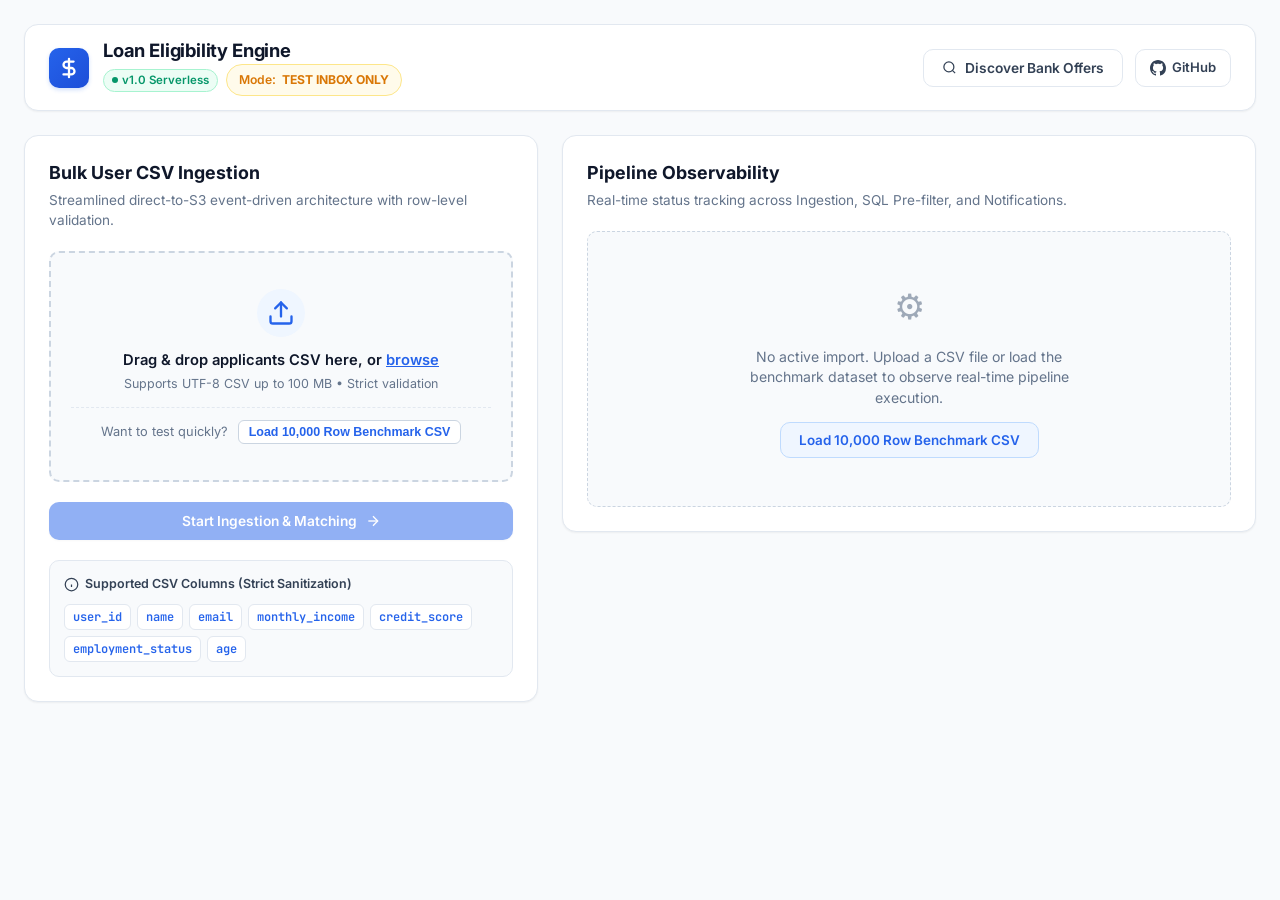
<file: index.html>
<!DOCTYPE html>
<html lang="en">
<head>
    <meta charset="UTF-8">
    <meta name="viewport" content="width=device-width, initial-scale=1.0">
    <title>Loan Eligibility Engine | Automated Ingestion & Matching</title>
    <meta name="description" content="High-performance, event-driven personal loan eligibility engine with automated discovery and PostgreSQL pre-filtering.">
    <link rel="preconnect" href="https://fonts.googleapis.com">
    <link rel="preconnect" href="https://fonts.gstatic.com" crossorigin>
    <link href="https://fonts.googleapis.com/css2?family=Inter:wght@400;500;600;700;800&family=JetBrains+Mono:wght@400;500;600&display=swap" rel="stylesheet">
    <link rel="stylesheet" href="styles.css">
</head>
<body>
    <div class="app-layout">
        <!-- Top Navigation Bar -->
        <header class="navbar">
            <div class="brand">
                <div class="logo-icon">
                    <svg width="22" height="22" viewBox="0 0 24 24" fill="none" stroke="currentColor" stroke-width="2.5" stroke-linecap="round" stroke-linejoin="round">
                        <path d="M12 2v20M17 5H9.5a3.5 3.5 0 0 0 0 7h5a3.5 3.5 0 0 1 0 7H6"/>
                    </svg>
                </div>
                <div class="brand-text">
                    <h1>Loan Eligibility Engine</h1>
                    <div class="brand-meta">
                        <span class="badge live-badge">v1.0 Serverless</span>
                        <span class="delivery-pill">Mode: <strong>TEST INBOX ONLY</strong></span>
                    </div>
                </div>
            </div>
            <div class="nav-controls">
                <button id="btnDiscoverProducts" class="btn btn-secondary" title="View discovered bank loan offers">
                    <svg width="15" height="15" viewBox="0 0 24 24" fill="none" stroke="currentColor" stroke-width="2">
                        <circle cx="11" cy="11" r="8"></circle>
                        <line x1="21" y1="21" x2="16.65" y2="16.65"></line>
                    </svg>
                    Discover Bank Offers
                </button>
                <a href="https://github.com/Mrinal98-py/loan-eligibility-engine" target="_blank" rel="noopener noreferrer" class="nav-link-btn" title="View source repository on GitHub">
                    <svg width="16" height="16" viewBox="0 0 24 24" fill="currentColor">
                        <path d="M12 0C5.37 0 0 5.37 0 12c0 5.31 3.435 9.795 8.205 11.385.6.105.825-.255.825-.57 0-.285-.015-1.23-.015-2.235-3.015.555-3.795-.735-4.035-1.41-.135-.345-.72-1.41-1.23-1.695-.42-.225-1.02-.78-.015-.795.945-.015 1.62.87 1.845 1.23 1.08 1.815 2.805 1.305 3.495.99.105-.78.42-1.305.765-1.605-2.67-.3-5.46-1.335-5.46-5.925 0-1.305.465-2.385 1.23-3.225-.12-.3-.54-1.53.12-3.18 0 0 1.005-.315 3.3 1.23.96-.27 1.98-.405 3-.405s2.04.135 3 .405c2.295-1.56 3.3-1.23 3.3-1.23.66 1.65.24 2.88.12 3.18.765.84 1.23 1.905 1.23 3.225 0 4.605-2.805 5.625-5.475 5.925.435.375.81 1.095.81 2.22 0 1.605-.015 2.895-.015 3.3 0 .315.225.69.825.57A12.02 12.02 0 0024 12c0-6.63-5.37-12-12-12z"/>
                    </svg>
                    GitHub
                </a>
            </div>
        </header>

        <!-- Main Content Grid -->
        <main class="content-container">
            <!-- Left Column: Bulk Upload & Schema Info -->
            <section class="card upload-card">
                <div class="card-header">
                    <h2>Bulk User CSV Ingestion</h2>
                    <p class="subtitle">Streamlined direct-to-S3 event-driven architecture with row-level validation.</p>
                </div>

                <!-- Dropzone / File Picker -->
                <div id="dropZone" class="dropzone">
                    <input type="file" id="csvFileInput" accept=".csv" class="file-input-hidden">
                    <div class="dropzone-content">
                        <div class="upload-icon-wrapper">
                            <svg width="28" height="28" viewBox="0 0 24 24" fill="none" stroke="currentColor" stroke-width="2" stroke-linecap="round" stroke-linejoin="round">
                                <path d="M21 15v4a2 2 0 0 1-2 2H5a2 2 0 0 1-2-2v-4"/>
                                <polyline points="17 8 12 3 7 8"/>
                                <line x1="12" y1="3" x2="12" y2="15"/>
                            </svg>
                        </div>
                        <p class="drop-text">Drag & drop applicants CSV here, or <span class="browse-link">browse</span></p>
                        <p class="file-limits">Supports UTF-8 CSV up to 100 MB &bull; Strict validation</p>
                        <div class="quick-load-hint">
                            Want to test quickly?
                            <button type="button" id="btnQuickSample" class="btn-inline-sample">Load 10,000 Row Benchmark CSV</button>
                        </div>
                    </div>
                </div>

                <!-- Selected File Display -->
                <div id="selectedFileContainer" class="selected-file-box hidden">
                    <div class="file-details">
                        <span class="file-icon">&#128196;</span>
                        <div class="file-meta">
                            <span id="selectedFileName" class="file-name">filename.csv</span>
                            <span id="selectedFileSize" class="file-size">0 KB</span>
                        </div>
                    </div>
                    <button id="btnRemoveFile" class="btn-icon" title="Remove file">&times;</button>
                </div>

                <!-- Upload Action & Progress -->
                <div class="upload-actions">
                    <button id="btnUpload" class="btn btn-primary" disabled>
                        <span>Start Ingestion & Matching</span>
                        <svg width="16" height="16" viewBox="0 0 24 24" fill="none" stroke="currentColor" stroke-width="2">
                            <line x1="5" y1="12" x2="19" y2="12"></line>
                            <polyline points="12 5 19 12 12 19"></polyline>
                        </svg>
                    </button>
                </div>

                <!-- Progress Bar -->
                <div id="progressWrapper" class="progress-wrapper hidden">
                    <div class="progress-bar-bg">
                        <div id="progressBar" class="progress-bar-fill" style="width: 0%;"></div>
                    </div>
                    <span id="progressLabel" class="progress-label">Uploading to S3 (0%)...</span>
                </div>

                <!-- Supported Columns Reference -->
                <div class="schema-info-box">
                    <div class="schema-title">
                        <svg width="15" height="15" viewBox="0 0 24 24" fill="none" stroke="currentColor" stroke-width="2"><circle cx="12" cy="12" r="10"></circle><line x1="12" y1="16" x2="12" y2="12"></line><line x1="12" y1="8" x2="12.01" y2="8"></line></svg>
                        <span>Supported CSV Columns (Strict Sanitization)</span>
                    </div>
                    <div class="schema-tags">
                        <code>user_id</code>
                        <code>name</code>
                        <code>email</code>
                        <code>monthly_income</code>
                        <code>credit_score</code>
                        <code>employment_status</code>
                        <code>age</code>
                    </div>
                </div>
            </section>

            <!-- Right Column: Status & Realtime Pipeline Funnel -->
            <section class="card status-card">
                <div class="card-header">
                    <h2>Pipeline Observability</h2>
                    <p class="subtitle">Real-time status tracking across Ingestion, SQL Pre-filter, and Notifications.</p>
                </div>

                <!-- Empty State -->
                <div id="emptyStatusState" class="empty-state">
                    <div class="empty-icon">&#9881;</div>
                    <p>No active import. Upload a CSV file or load the benchmark dataset to observe real-time pipeline execution.</p>
                    <button id="btnLoadSample" class="btn btn-outline">Load 10,000 Row Benchmark CSV</button>
                </div>

                <!-- Active Import View -->
                <div id="activeImportView" class="active-import-view hidden">
                    <!-- Import Header -->
                    <div class="import-id-bar">
                        <div>
                            <span class="label">IMPORT ID</span>
                            <span id="displayImportId" class="mono-id">--</span>
                        </div>
                        <div id="statusBadge" class="status-pill status-created">CREATED</div>
                    </div>

                    <!-- Metrics Stats Grid -->
                    <div class="stats-grid">
                        <div class="stat-box">
                            <span class="stat-number" id="statTotalRows">0</span>
                            <span class="stat-label">Total Rows</span>
                        </div>
                        <div class="stat-box success">
                            <span class="stat-number" id="statAcceptedRows">0</span>
                            <span class="stat-label">Accepted</span>
                        </div>
                        <div class="stat-box danger">
                            <span class="stat-number" id="statRejectedRows">0</span>
                            <span class="stat-label">Rejected</span>
                        </div>
                        <div class="stat-box highlight">
                            <span class="stat-number" id="statMatchesFound">0</span>
                            <span class="stat-label">Matches</span>
                        </div>
                    </div>

                    <!-- Pipeline Stages Progression -->
                    <div class="pipeline-flow">
                        <div class="stage-step" id="stageUpload">
                            <div class="step-circle">&#10003;</div>
                            <span class="step-label">1. S3 Upload</span>
                        </div>
                        <div class="flow-line"></div>
                        <div class="stage-step" id="stageIngest">
                            <div class="step-circle">2</div>
                            <span class="step-label">2. Ingest</span>
                        </div>
                        <div class="flow-line"></div>
                        <div class="stage-step" id="stageMatching">
                            <div class="step-circle">3</div>
                            <span class="step-label">3. SQL Filter</span>
                        </div>
                        <div class="flow-line"></div>
                        <div class="stage-step" id="stageNotify">
                            <div class="step-circle">4</div>
                            <span class="step-label">4. Test SES</span>
                        </div>
                    </div>

                    <!-- Optimization Funnel Stats Box -->
                    <div id="funnelMetricsBox" class="funnel-box hidden">
                        <div class="funnel-header">
                            <h4>Optimization Treasure Hunt Funnel</h4>
                            <span class="funnel-badge" id="funnelReductionPct">0% Candidate Reduction</span>
                        </div>
                        <div class="funnel-stats-row">
                            <div>Theoretical Pairs: <strong id="funnelTheoretical">0</strong></div>
                            <div>PostgreSQL Pre-filtered: <strong id="funnelFiltered">0</strong></div>
                            <div>LLM Calls Avoided: <strong id="funnelAvoided">0</strong></div>
                        </div>
                    </div>

                    <!-- Confirmed Matches Table -->
                    <div class="matches-table-wrapper">
                        <div class="matches-table-header">
                            <h4>Confirmed Indicative Matches</h4>
                            <input type="text" id="tableFilterInput" class="table-filter-input" placeholder="Filter by product/bank...">
                        </div>
                        <div class="table-scroll">
                            <table class="data-table" id="matchesTable">
                                <thead>
                                    <tr>
                                        <th>Product Name</th>
                                        <th>Bank / Source</th>
                                        <th>Rate Range</th>
                                        <th>Criteria Met</th>
                                    </tr>
                                </thead>
                                <tbody id="matchesTableBody">
                                    <tr>
                                        <td colspan="4" class="empty-table-row">No matches recorded yet.</td>
                                    </tr>
                                </tbody>
                            </table>
                        </div>
                    </div>
                </div>
            </section>
        </main>

        <!-- Discovered Loan Products Modal -->
        <div id="productsModal" class="modal-backdrop hidden">
            <div class="modal-card">
                <div class="modal-header">
                    <h3>Discovered Bank Loan Products (Workflow A)</h3>
                    <button id="btnCloseModal" class="btn-icon" title="Close modal">&times;</button>
                </div>
                <div class="modal-body">
                    <p class="subtitle">Personal loan products extracted with verbatim provenance from public banking portals:</p>
                    <div class="products-grid" id="productsModalGrid">
                        <!-- Populated by JavaScript -->
                    </div>
                </div>
            </div>
        </div>

        <!-- Notification Toast Container -->
        <div id="toastContainer" class="toast-container"></div>
    </div>

    <script src="app.js"></script>
</body>
</html>
</file>
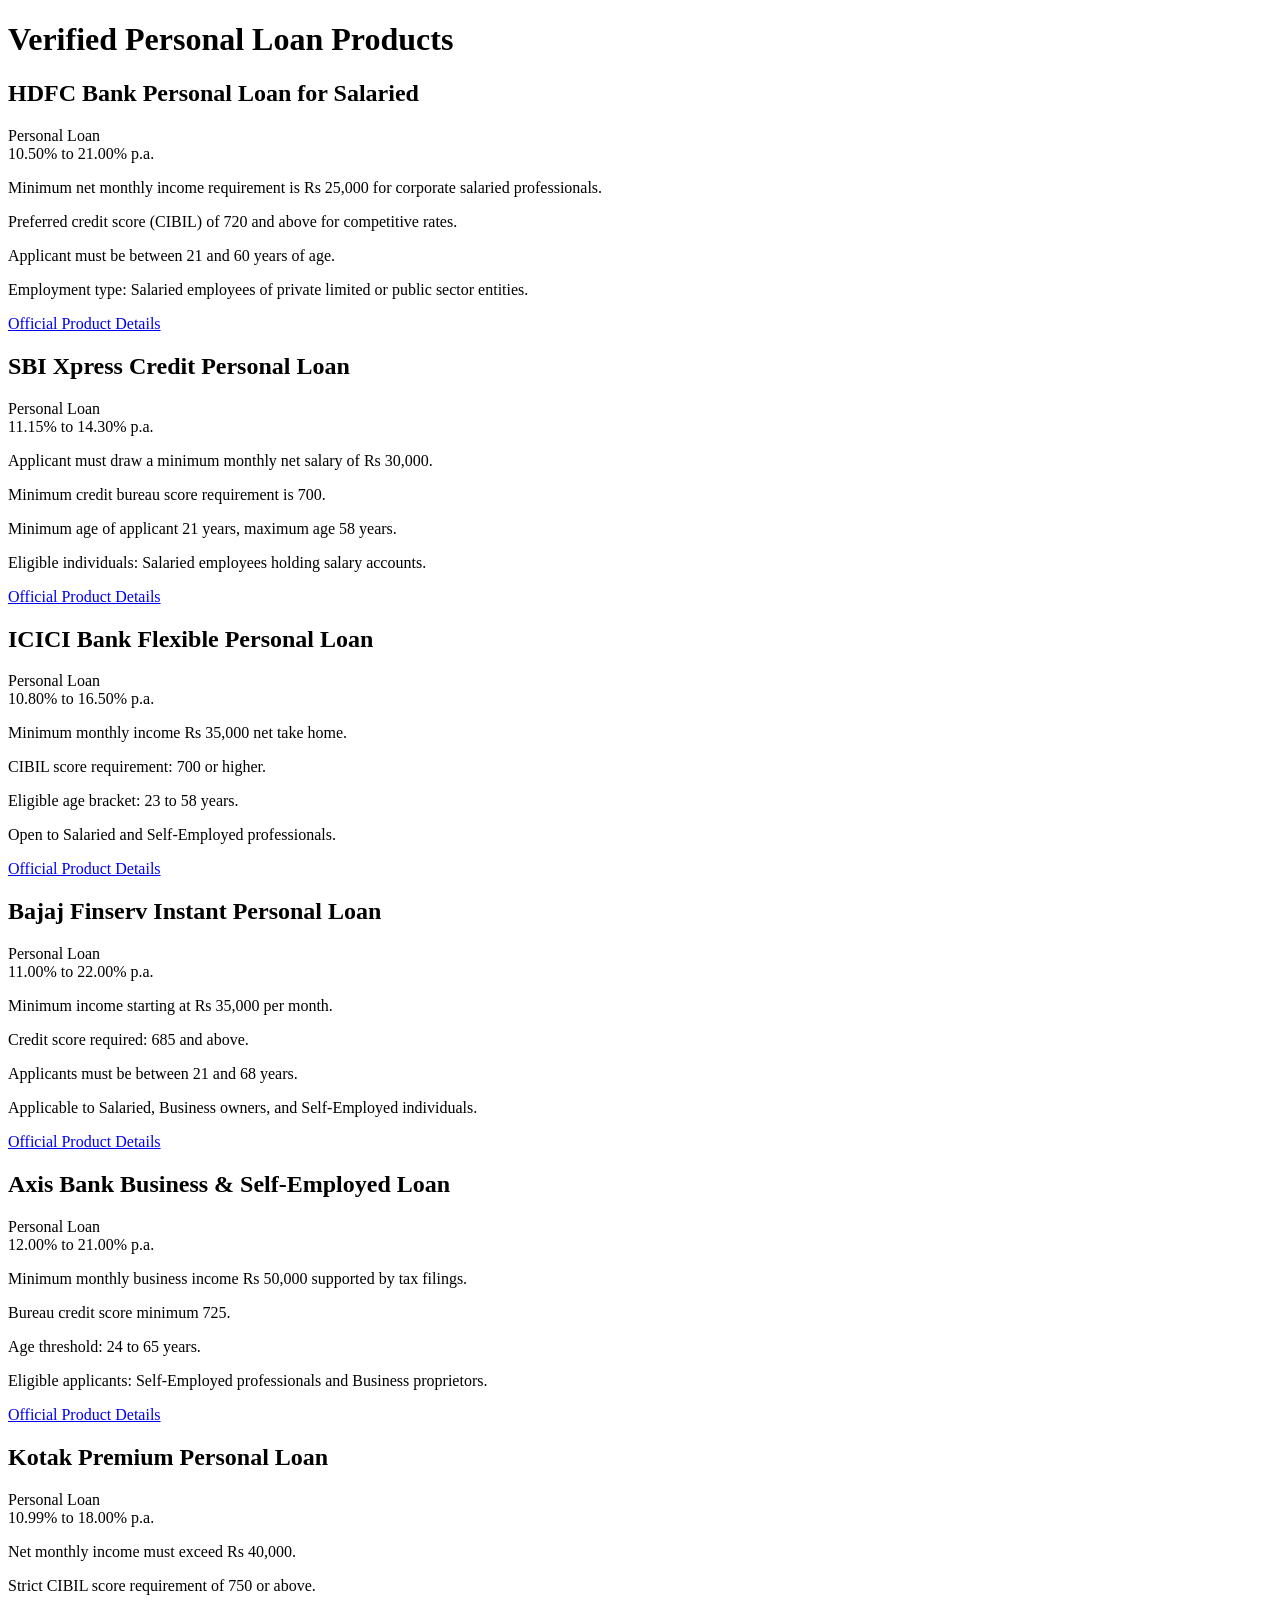
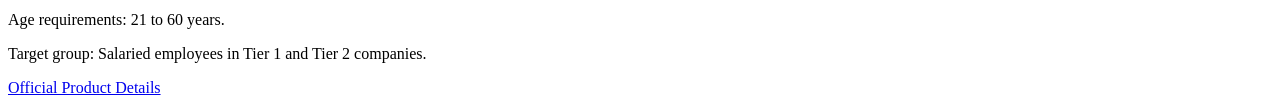
<file: n8n/fixtures/mock_bank_offers.html>
<!DOCTYPE html>
<html lang="en">
<head>
    <meta charset="UTF-8">
    <title>Public Banking Offers - Personal Loans Portal</title>
</head>
<body>
    <header>
        <h1>Verified Personal Loan Products</h1>
    </header>

    <!-- Product 1: HDFC Bank Personal Loan -->
    <article class="loan-card" data-bank="HDFC Bank">
        <h2 class="product-title">HDFC Bank Personal Loan for Salaried</h2>
        <span class="loan-type">Personal Loan</span>
        <div class="rates">
            <span class="min-rate">10.50%</span> to <span class="max-rate">21.00%</span> p.a.
        </div>
        <div class="eligibility-criteria">
            <p class="income-req">Minimum net monthly income requirement is Rs 25,000 for corporate salaried professionals.</p>
            <p class="credit-req">Preferred credit score (CIBIL) of 720 and above for competitive rates.</p>
            <p class="age-req">Applicant must be between 21 and 60 years of age.</p>
            <p class="employment-req">Employment type: Salaried employees of private limited or public sector entities.</p>
        </div>
        <a class="apply-url" href="https://www.hdfcbank.com/personal/borrow/popular-loans/personal-loan">Official Product Details</a>
    </article>

    <!-- Product 2: SBI Xpress Credit -->
    <article class="loan-card" data-bank="State Bank of India">
        <h2 class="product-title">SBI Xpress Credit Personal Loan</h2>
        <span class="loan-type">Personal Loan</span>
        <div class="rates">
            <span class="min-rate">11.15%</span> to <span class="max-rate">14.30%</span> p.a.
        </div>
        <div class="eligibility-criteria">
            <p class="income-req">Applicant must draw a minimum monthly net salary of Rs 30,000.</p>
            <p class="credit-req">Minimum credit bureau score requirement is 700.</p>
            <p class="age-req">Minimum age of applicant 21 years, maximum age 58 years.</p>
            <p class="employment-req">Eligible individuals: Salaried employees holding salary accounts.</p>
        </div>
        <a class="apply-url" href="https://sbi.co.in/web/personal-banking/loans/personal-loans/xpress-credit">Official Product Details</a>
    </article>

    <!-- Product 3: ICICI Bank Flexible Personal Loan -->
    <article class="loan-card" data-bank="ICICI Bank">
        <h2 class="product-title">ICICI Bank Flexible Personal Loan</h2>
        <span class="loan-type">Personal Loan</span>
        <div class="rates">
            <span class="min-rate">10.80%</span> to <span class="max-rate">16.50%</span> p.a.
        </div>
        <div class="eligibility-criteria">
            <p class="income-req">Minimum monthly income Rs 35,000 net take home.</p>
            <p class="credit-req">CIBIL score requirement: 700 or higher.</p>
            <p class="age-req">Eligible age bracket: 23 to 58 years.</p>
            <p class="employment-req">Open to Salaried and Self-Employed professionals.</p>
        </div>
        <a class="apply-url" href="https://www.icicibank.com/personal-banking/loans/personal-loan">Official Product Details</a>
    </article>

    <!-- Product 4: Bajaj Finserv Instant Personal Loan -->
    <article class="loan-card" data-bank="Bajaj Finserv">
        <h2 class="product-title">Bajaj Finserv Instant Personal Loan</h2>
        <span class="loan-type">Personal Loan</span>
        <div class="rates">
            <span class="min-rate">11.00%</span> to <span class="max-rate">22.00%</span> p.a.
        </div>
        <div class="eligibility-criteria">
            <p class="income-req">Minimum income starting at Rs 35,000 per month.</p>
            <p class="credit-req">Credit score required: 685 and above.</p>
            <p class="age-req">Applicants must be between 21 and 68 years.</p>
            <p class="employment-req">Applicable to Salaried, Business owners, and Self-Employed individuals.</p>
        </div>
        <a class="apply-url" href="https://www.bajajfinserv.in/personal-loan">Official Product Details</a>
    </article>

    <!-- Product 5: Axis Bank Business & Self-Employed Loan -->
    <article class="loan-card" data-bank="Axis Bank">
        <h2 class="product-title">Axis Bank Business & Self-Employed Loan</h2>
        <span class="loan-type">Personal Loan</span>
        <div class="rates">
            <span class="min-rate">12.00%</span> to <span class="max-rate">21.00%</span> p.a.
        </div>
        <div class="eligibility-criteria">
            <p class="income-req">Minimum monthly business income Rs 50,000 supported by tax filings.</p>
            <p class="credit-req">Bureau credit score minimum 725.</p>
            <p class="age-req">Age threshold: 24 to 65 years.</p>
            <p class="employment-req">Eligible applicants: Self-Employed professionals and Business proprietors.</p>
        </div>
        <a class="apply-url" href="https://www.axisbank.com/retail/loans/personal-loan">Official Product Details</a>
    </article>

    <!-- Product 6: Kotak Premium Personal Loan -->
    <article class="loan-card" data-bank="Kotak Mahindra Bank">
        <h2 class="product-title">Kotak Premium Personal Loan</h2>
        <span class="loan-type">Personal Loan</span>
        <div class="rates">
            <span class="min-rate">10.99%</span> to <span class="max-rate">18.00%</span> p.a.
        </div>
        <div class="eligibility-criteria">
            <p class="income-req">Net monthly income must exceed Rs 40,000.</p>
            <p class="credit-req">Strict CIBIL score requirement of 750 or above.</p>
            <p class="age-req">Age requirements: 21 to 60 years.</p>
            <p class="employment-req">Target group: Salaried employees in Tier 1 and Tier 2 companies.</p>
        </div>
        <a class="apply-url" href="https://www.kotak.com/en/personal-banking/loans/personal-loan.html">Official Product Details</a>
    </article>
</body>
</html>
</file>
<file: styles.css>
:root {
    --bg-page: #f8fafc;
    --bg-card: #ffffff;
    --bg-muted: #f1f5f9;
    --bg-subtle: #f8fafc;
    --border-subtle: #e2e8f0;
    --border-strong: #cbd5e1;
    --border-focus: #3b82f6;

    --text-primary: #0f172a;
    --text-secondary: #334155;
    --text-muted: #64748b;
    --text-light: #94a3b8;

    --primary: #2563eb;
    --primary-hover: #1d4ed8;
    --primary-light: #eff6ff;
    --primary-border: #bfdbfe;

    --success: #059669;
    --success-hover: #047857;
    --success-light: #ecfdf5;
    --success-border: #a7f3d0;

    --warning: #d97706;
    --warning-light: #fffbeb;
    --warning-border: #fde68a;

    --danger: #dc2626;
    --danger-light: #fef2f2;
    --danger-border: #fecaca;

    --font-sans: 'Inter', -apple-system, BlinkMacSystemFont, 'Segoe UI', Roboto, Helvetica, Arial, sans-serif;
    --font-mono: 'JetBrains Mono', ui-monospace, SFMono-Regular, Menlo, Monaco, Consolas, monospace;

    --radius-sm: 6px;
    --radius-md: 10px;
    --radius-lg: 14px;
    --radius-full: 9999px;

    --shadow-xs: 0 1px 2px 0 rgba(0, 0, 0, 0.05);
    --shadow-sm: 0 1px 3px 0 rgba(0, 0, 0, 0.06), 0 1px 2px -1px rgba(0, 0, 0, 0.06);
    --shadow-md: 0 4px 6px -1px rgba(0, 0, 0, 0.07), 0 2px 4px -2px rgba(0, 0, 0, 0.05);
    --shadow-lg: 0 10px 15px -3px rgba(0, 0, 0, 0.08), 0 4px 6px -4px rgba(0, 0, 0, 0.04);
}

* {
    margin: 0;
    padding: 0;
    box-sizing: border-box;
}

body {
    background-color: var(--bg-page);
    color: var(--text-primary);
    font-family: var(--font-sans);
    min-height: 100vh;
    display: flex;
    flex-direction: column;
    -webkit-font-smoothing: antialiased;
    line-height: 1.5;
}

.app-layout {
    width: 100%;
    max-width: 1360px;
    margin: 0 auto;
    padding: 24px;
    display: flex;
    flex-direction: column;
    gap: 24px;
}

/* Navbar */
.navbar {
    display: flex;
    justify-content: space-between;
    align-items: center;
    padding: 14px 24px;
    background: var(--bg-card);
    border: 1px solid var(--border-subtle);
    border-radius: var(--radius-lg);
    box-shadow: var(--shadow-xs);
}

.brand {
    display: flex;
    align-items: center;
    gap: 14px;
}

.logo-icon {
    width: 40px;
    height: 40px;
    border-radius: var(--radius-md);
    background: linear-gradient(135deg, #2563eb, #1d4ed8);
    display: flex;
    align-items: center;
    justify-content: center;
    color: #ffffff;
    box-shadow: 0 2px 4px rgba(37, 99, 235, 0.2);
}

.brand-text h1 {
    font-size: 1.15rem;
    font-weight: 700;
    color: var(--text-primary);
    letter-spacing: -0.01em;
    line-height: 1.2;
}

.brand-meta {
    display: flex;
    align-items: center;
    gap: 8px;
    margin-top: 3px;
}

.badge {
    font-size: 0.72rem;
    font-weight: 600;
    padding: 2px 8px;
    border-radius: var(--radius-full);
    display: inline-flex;
    align-items: center;
    gap: 4px;
}

.live-badge {
    background: var(--success-light);
    color: var(--success);
    border: 1px solid var(--success-border);
}

.live-badge::before {
    content: "";
    width: 6px;
    height: 6px;
    border-radius: 50%;
    background: var(--success);
}

.nav-controls {
    display: flex;
    align-items: center;
    gap: 12px;
}

.delivery-pill {
    font-size: 0.76rem;
    background: var(--warning-light);
    color: var(--warning);
    padding: 6px 12px;
    border-radius: var(--radius-full);
    border: 1px solid var(--warning-border);
    font-weight: 600;
    display: flex;
    align-items: center;
    gap: 6px;
}

.nav-link-btn {
    display: inline-flex;
    align-items: center;
    gap: 6px;
    font-size: 0.82rem;
    font-weight: 600;
    color: var(--text-secondary);
    text-decoration: none;
    padding: 8px 14px;
    border-radius: var(--radius-md);
    border: 1px solid var(--border-subtle);
    background: var(--bg-card);
    transition: all 0.15s ease;
}

.nav-link-btn:hover {
    background: var(--bg-muted);
    border-color: var(--border-strong);
    color: var(--text-primary);
}

/* Content Container Grid */
.content-container {
    display: grid;
    grid-template-columns: 1fr 1.35fr;
    gap: 24px;
    align-items: start;
}

@media (max-width: 1024px) {
    .content-container {
        grid-template-columns: 1fr;
    }
}

/* Card */
.card {
    background: var(--bg-card);
    border: 1px solid var(--border-subtle);
    border-radius: var(--radius-lg);
    padding: 24px;
    box-shadow: var(--shadow-xs);
    display: flex;
    flex-direction: column;
    gap: 20px;
}

.card-header h2 {
    font-size: 1.12rem;
    font-weight: 700;
    color: var(--text-primary);
    margin-bottom: 4px;
}

.subtitle {
    font-size: 0.85rem;
    color: var(--text-muted);
    line-height: 1.45;
}

/* Dropzone */
.dropzone {
    border: 2px dashed var(--border-strong);
    border-radius: var(--radius-md);
    padding: 36px 20px;
    text-align: center;
    background: var(--bg-subtle);
    cursor: pointer;
    transition: all 0.2s ease;
}

.dropzone:hover, .dropzone.drag-active {
    border-color: var(--primary);
    background: var(--primary-light);
}

.file-input-hidden {
    display: none;
}

.upload-icon-wrapper {
    width: 48px;
    height: 48px;
    margin: 0 auto 12px;
    border-radius: 50%;
    background: var(--primary-light);
    color: var(--primary);
    display: flex;
    align-items: center;
    justify-content: center;
}

.drop-text {
    font-size: 0.92rem;
    font-weight: 600;
    color: var(--text-primary);
    margin-bottom: 4px;
}

.browse-link {
    color: var(--primary);
    text-decoration: underline;
}

.file-limits {
    font-size: 0.78rem;
    color: var(--text-muted);
    margin-top: 4px;
}

.quick-load-hint {
    margin-top: 14px;
    padding-top: 12px;
    border-top: 1px dashed var(--border-subtle);
    font-size: 0.8rem;
    color: var(--text-muted);
}

.btn-inline-sample {
    background: #ffffff;
    border: 1px solid var(--border-strong);
    color: var(--primary);
    font-size: 0.78rem;
    font-weight: 600;
    padding: 4px 10px;
    border-radius: var(--radius-sm);
    cursor: pointer;
    margin-left: 6px;
    transition: all 0.15s ease;
}

.btn-inline-sample:hover {
    background: var(--primary-light);
    border-color: var(--primary);
}

/* Selected File Box */
.selected-file-box {
    display: flex;
    align-items: center;
    justify-content: space-between;
    padding: 14px 18px;
    background: var(--bg-muted);
    border: 1px solid var(--border-subtle);
    border-radius: var(--radius-md);
}

.file-details {
    display: flex;
    align-items: center;
    gap: 12px;
}

.file-icon {
    font-size: 1.5rem;
}

.file-meta {
    display: flex;
    flex-direction: column;
}

.file-name {
    font-size: 0.88rem;
    font-weight: 600;
    color: var(--text-primary);
}

.file-size {
    font-size: 0.75rem;
    color: var(--text-muted);
}

.btn-icon {
    background: transparent;
    border: none;
    color: var(--text-muted);
    font-size: 1.25rem;
    cursor: pointer;
    padding: 4px;
    line-height: 1;
    border-radius: var(--radius-sm);
    transition: color 0.15s;
}

.btn-icon:hover {
    color: var(--danger);
    background: var(--danger-light);
}

/* Buttons */
.btn {
    display: inline-flex;
    align-items: center;
    justify-content: center;
    gap: 8px;
    font-family: var(--font-sans);
    font-size: 0.86rem;
    font-weight: 600;
    padding: 10px 18px;
    border-radius: var(--radius-md);
    border: 1px solid transparent;
    cursor: pointer;
    transition: all 0.15s ease;
}

.btn-primary {
    background: var(--primary);
    color: #ffffff;
    box-shadow: var(--shadow-xs);
    width: 100%;
}

.btn-primary:hover:not(:disabled) {
    background: var(--primary-hover);
    box-shadow: var(--shadow-sm);
}

.btn-primary:disabled {
    opacity: 0.5;
    cursor: not-allowed;
}

.btn-secondary {
    background: var(--bg-card);
    color: var(--text-secondary);
    border-color: var(--border-subtle);
}

.btn-secondary:hover {
    background: var(--bg-muted);
    border-color: var(--border-strong);
    color: var(--text-primary);
}

.btn-outline {
    background: var(--primary-light);
    border-color: var(--primary-border);
    color: var(--primary);
    padding: 9px 18px;
    font-size: 0.84rem;
}

.btn-outline:hover {
    background: #dbeafe;
}

/* Progress Bar */
.progress-wrapper {
    display: flex;
    flex-direction: column;
    gap: 6px;
}

.progress-bar-bg {
    width: 100%;
    height: 6px;
    background: var(--bg-muted);
    border-radius: var(--radius-full);
    overflow: hidden;
}

.progress-bar-fill {
    height: 100%;
    background: var(--primary);
    transition: width 0.3s ease;
}

.progress-label {
    font-size: 0.78rem;
    color: var(--text-muted);
    font-weight: 500;
}

/* Schema Tags */
.schema-info-box {
    background: var(--bg-subtle);
    border: 1px solid var(--border-subtle);
    border-radius: var(--radius-md);
    padding: 14px;
}

.schema-title {
    display: flex;
    align-items: center;
    gap: 6px;
    font-size: 0.78rem;
    font-weight: 600;
    color: var(--text-secondary);
    margin-bottom: 10px;
}

.schema-tags {
    display: flex;
    flex-wrap: wrap;
    gap: 6px;
}

.schema-tags code {
    font-family: var(--font-mono);
    font-size: 0.75rem;
    background: #ffffff;
    color: var(--primary);
    padding: 3px 8px;
    border-radius: var(--radius-sm);
    border: 1px solid var(--border-subtle);
    font-weight: 600;
}

/* Empty State */
.empty-state {
    display: flex;
    flex-direction: column;
    align-items: center;
    justify-content: center;
    padding: 48px 24px;
    text-align: center;
    gap: 14px;
    color: var(--text-muted);
    background: var(--bg-subtle);
    border: 1px dashed var(--border-strong);
    border-radius: var(--radius-md);
}

.empty-icon {
    font-size: 2.2rem;
    opacity: 0.6;
}

.empty-state p {
    font-size: 0.88rem;
    max-width: 380px;
    line-height: 1.45;
}

/* Active Import View */
.active-import-view {
    display: flex;
    flex-direction: column;
    gap: 18px;
}

.import-id-bar {
    display: flex;
    justify-content: space-between;
    align-items: center;
    background: var(--bg-muted);
    padding: 10px 16px;
    border-radius: var(--radius-md);
    border: 1px solid var(--border-subtle);
}

.import-id-bar .label {
    font-size: 0.7rem;
    font-weight: 700;
    color: var(--text-muted);
    margin-right: 8px;
    letter-spacing: 0.05em;
}

.mono-id {
    font-family: var(--font-mono);
    font-size: 0.82rem;
    color: var(--text-primary);
    font-weight: 600;
}

.status-pill {
    font-size: 0.72rem;
    font-weight: 700;
    padding: 3px 10px;
    border-radius: var(--radius-full);
    text-transform: uppercase;
    letter-spacing: 0.03em;
}

.status-created { background: #f1f5f9; color: #475569; border: 1px solid #cbd5e1; }
.status-processing { background: var(--primary-light); color: var(--primary); border: 1px solid var(--primary-border); }
.status-processed { background: var(--success-light); color: var(--success); border: 1px solid var(--success-border); }
.status-completed { background: var(--success-light); color: var(--success); border: 1px solid var(--success-border); }
.status-partial { background: var(--warning-light); color: var(--warning); border: 1px solid var(--warning-border); }
.status-failed { background: var(--danger-light); color: var(--danger); border: 1px solid var(--danger-border); }

/* Stats Grid */
.stats-grid {
    display: grid;
    grid-template-columns: repeat(4, 1fr);
    gap: 10px;
}

@media (max-width: 640px) {
    .stats-grid {
        grid-template-columns: repeat(2, 1fr);
    }
}

.stat-box {
    background: var(--bg-muted);
    border: 1px solid var(--border-subtle);
    border-radius: var(--radius-md);
    padding: 12px 10px;
    text-align: center;
    display: flex;
    flex-direction: column;
    gap: 2px;
}

.stat-number {
    font-size: 1.35rem;
    font-weight: 700;
    font-family: var(--font-mono);
    color: var(--text-primary);
}

.stat-box.success .stat-number { color: var(--success); }
.stat-box.danger .stat-number { color: var(--danger); }
.stat-box.highlight .stat-number { color: var(--primary); }

.stat-label {
    font-size: 0.7rem;
    color: var(--text-muted);
    font-weight: 600;
    text-transform: uppercase;
    letter-spacing: 0.03em;
}

/* Pipeline Stepper */
.pipeline-flow {
    display: flex;
    align-items: center;
    justify-content: space-between;
    padding: 12px 6px;
    background: var(--bg-card);
    border: 1px solid var(--border-subtle);
    border-radius: var(--radius-md);
}

.stage-step {
    display: flex;
    flex-direction: column;
    align-items: center;
    gap: 6px;
    flex: 1;
}

.step-circle {
    width: 28px;
    height: 28px;
    border-radius: 50%;
    background: var(--bg-muted);
    border: 1px solid var(--border-subtle);
    color: var(--text-muted);
    font-size: 0.8rem;
    font-weight: 700;
    display: flex;
    align-items: center;
    justify-content: center;
    transition: all 0.2s;
}

.stage-step.active .step-circle {
    background: var(--primary);
    border-color: var(--primary);
    color: #ffffff;
    box-shadow: 0 0 0 3px rgba(37, 99, 235, 0.2);
}

.stage-step.completed .step-circle {
    background: var(--success);
    border-color: var(--success);
    color: #ffffff;
}

.step-label {
    font-size: 0.72rem;
    font-weight: 600;
    color: var(--text-secondary);
    text-align: center;
}

.flow-line {
    width: 24px;
    height: 2px;
    background: var(--border-subtle);
    margin-bottom: 18px;
}

/* Funnel Metrics Box */
.funnel-box {
    background: #f0fdf4;
    border: 1px solid #bbf7d0;
    border-radius: var(--radius-md);
    padding: 14px 16px;
    display: flex;
    flex-direction: column;
    gap: 10px;
}

.funnel-header {
    display: flex;
    justify-content: space-between;
    align-items: center;
}

.funnel-header h4 {
    font-size: 0.85rem;
    font-weight: 700;
    color: #166534;
}

.funnel-badge {
    font-size: 0.72rem;
    font-weight: 700;
    background: var(--success-light);
    color: var(--success);
    padding: 3px 8px;
    border-radius: var(--radius-full);
    border: 1px solid #86efac;
}

.funnel-stats-row {
    display: flex;
    justify-content: space-between;
    font-size: 0.78rem;
    color: #14532d;
    gap: 8px;
    flex-wrap: wrap;
}

.funnel-stats-row strong {
    color: var(--text-primary);
    font-family: var(--font-mono);
}

/* Matches Table */
.matches-table-wrapper {
    display: flex;
    flex-direction: column;
    gap: 8px;
}

.matches-table-header {
    display: flex;
    justify-content: space-between;
    align-items: center;
}

.matches-table-header h4 {
    font-size: 0.88rem;
    font-weight: 700;
    color: var(--text-primary);
}

.table-filter-input {
    font-size: 0.78rem;
    padding: 4px 10px;
    border: 1px solid var(--border-subtle);
    border-radius: var(--radius-sm);
    font-family: var(--font-sans);
    color: var(--text-primary);
    width: 180px;
}

.table-filter-input:focus {
    outline: none;
    border-color: var(--primary);
}

.table-scroll {
    max-height: 280px;
    overflow-y: auto;
    border: 1px solid var(--border-subtle);
    border-radius: var(--radius-md);
    background: #ffffff;
}

.data-table {
    width: 100%;
    border-collapse: collapse;
    font-size: 0.82rem;
    text-align: left;
}

.data-table th {
    background: var(--bg-muted);
    padding: 10px 14px;
    color: var(--text-muted);
    font-weight: 600;
    position: sticky;
    top: 0;
    border-bottom: 1px solid var(--border-subtle);
    z-index: 1;
}

.data-table td {
    padding: 10px 14px;
    border-top: 1px solid var(--border-subtle);
    color: var(--text-secondary);
}

.data-table tr:hover td {
    background: var(--bg-subtle);
}

.empty-table-row {
    text-align: center;
    color: var(--text-muted);
    padding: 24px !important;
}

.match-pass {
    color: var(--success);
    font-weight: 600;
    display: flex;
    align-items: center;
    gap: 4px;
}

/* Modal */
.modal-backdrop {
    position: fixed;
    top: 0;
    left: 0;
    width: 100%;
    height: 100%;
    background: rgba(15, 23, 42, 0.45);
    backdrop-filter: blur(4px);
    display: flex;
    align-items: center;
    justify-content: center;
    z-index: 2000;
    padding: 20px;
}

.modal-card {
    background: #ffffff;
    border: 1px solid var(--border-subtle);
    border-radius: var(--radius-lg);
    width: 100%;
    max-width: 820px;
    max-height: 85vh;
    box-shadow: var(--shadow-lg);
    display: flex;
    flex-direction: column;
    animation: modalIn 0.2s ease-out;
}

@keyframes modalIn {
    from { transform: scale(0.97); opacity: 0; }
    to { transform: scale(1); opacity: 1; }
}

.modal-header {
    display: flex;
    justify-content: space-between;
    align-items: center;
    padding: 18px 24px;
    border-bottom: 1px solid var(--border-subtle);
}

.modal-header h3 {
    font-size: 1.05rem;
    font-weight: 700;
    color: var(--text-primary);
}

.modal-body {
    padding: 20px 24px;
    overflow-y: auto;
    display: flex;
    flex-direction: column;
    gap: 16px;
}

.products-grid {
    display: grid;
    grid-template-columns: repeat(2, 1fr);
    gap: 14px;
}

@media (max-width: 640px) {
    .products-grid {
        grid-template-columns: 1fr;
    }
}

.product-card {
    background: var(--bg-subtle);
    border: 1px solid var(--border-subtle);
    border-radius: var(--radius-md);
    padding: 14px;
    display: flex;
    flex-direction: column;
    gap: 8px;
    transition: border-color 0.15s ease;
}

.product-card:hover {
    border-color: var(--primary-border);
}

.product-card-top {
    display: flex;
    justify-content: space-between;
    align-items: flex-start;
}

.product-title {
    font-size: 0.9rem;
    font-weight: 700;
    color: var(--text-primary);
}

.bank-tag {
    font-size: 0.7rem;
    font-weight: 700;
    color: var(--primary);
    background: var(--primary-light);
    padding: 2px 8px;
    border-radius: var(--radius-full);
}

.product-rates {
    font-size: 0.8rem;
    color: var(--text-secondary);
}

.product-rates strong {
    color: var(--success);
    font-family: var(--font-mono);
}

.criteria-list {
    font-size: 0.74rem;
    color: var(--text-muted);
    line-height: 1.4;
}

.product-source-link {
    font-size: 0.72rem;
    color: var(--primary);
    text-decoration: none;
    font-weight: 600;
    display: inline-flex;
    align-items: center;
    gap: 4px;
    margin-top: 4px;
}

.product-source-link:hover {
    text-decoration: underline;
}

/* Toast Container */
.toast-container {
    position: fixed;
    bottom: 24px;
    right: 24px;
    display: flex;
    flex-direction: column;
    gap: 8px;
    z-index: 3000;
}

.toast {
    padding: 12px 18px;
    border-radius: var(--radius-md);
    background: var(--bg-card);
    color: var(--text-primary);
    font-size: 0.82rem;
    font-weight: 500;
    border: 1px solid var(--border-subtle);
    border-left: 4px solid var(--primary);
    box-shadow: var(--shadow-md);
    animation: slideIn 0.2s ease-out;
    max-width: 360px;
}

.toast.toast-error { border-left-color: var(--danger); color: var(--danger); }
.toast.toast-success { border-left-color: var(--success); color: var(--success); }
.toast.toast-info { border-left-color: var(--primary); }

@keyframes slideIn {
    from { transform: translateX(100%); opacity: 0; }
    to { transform: translateX(0); opacity: 1; }
}

.hidden { display: none !important; }
</file>
